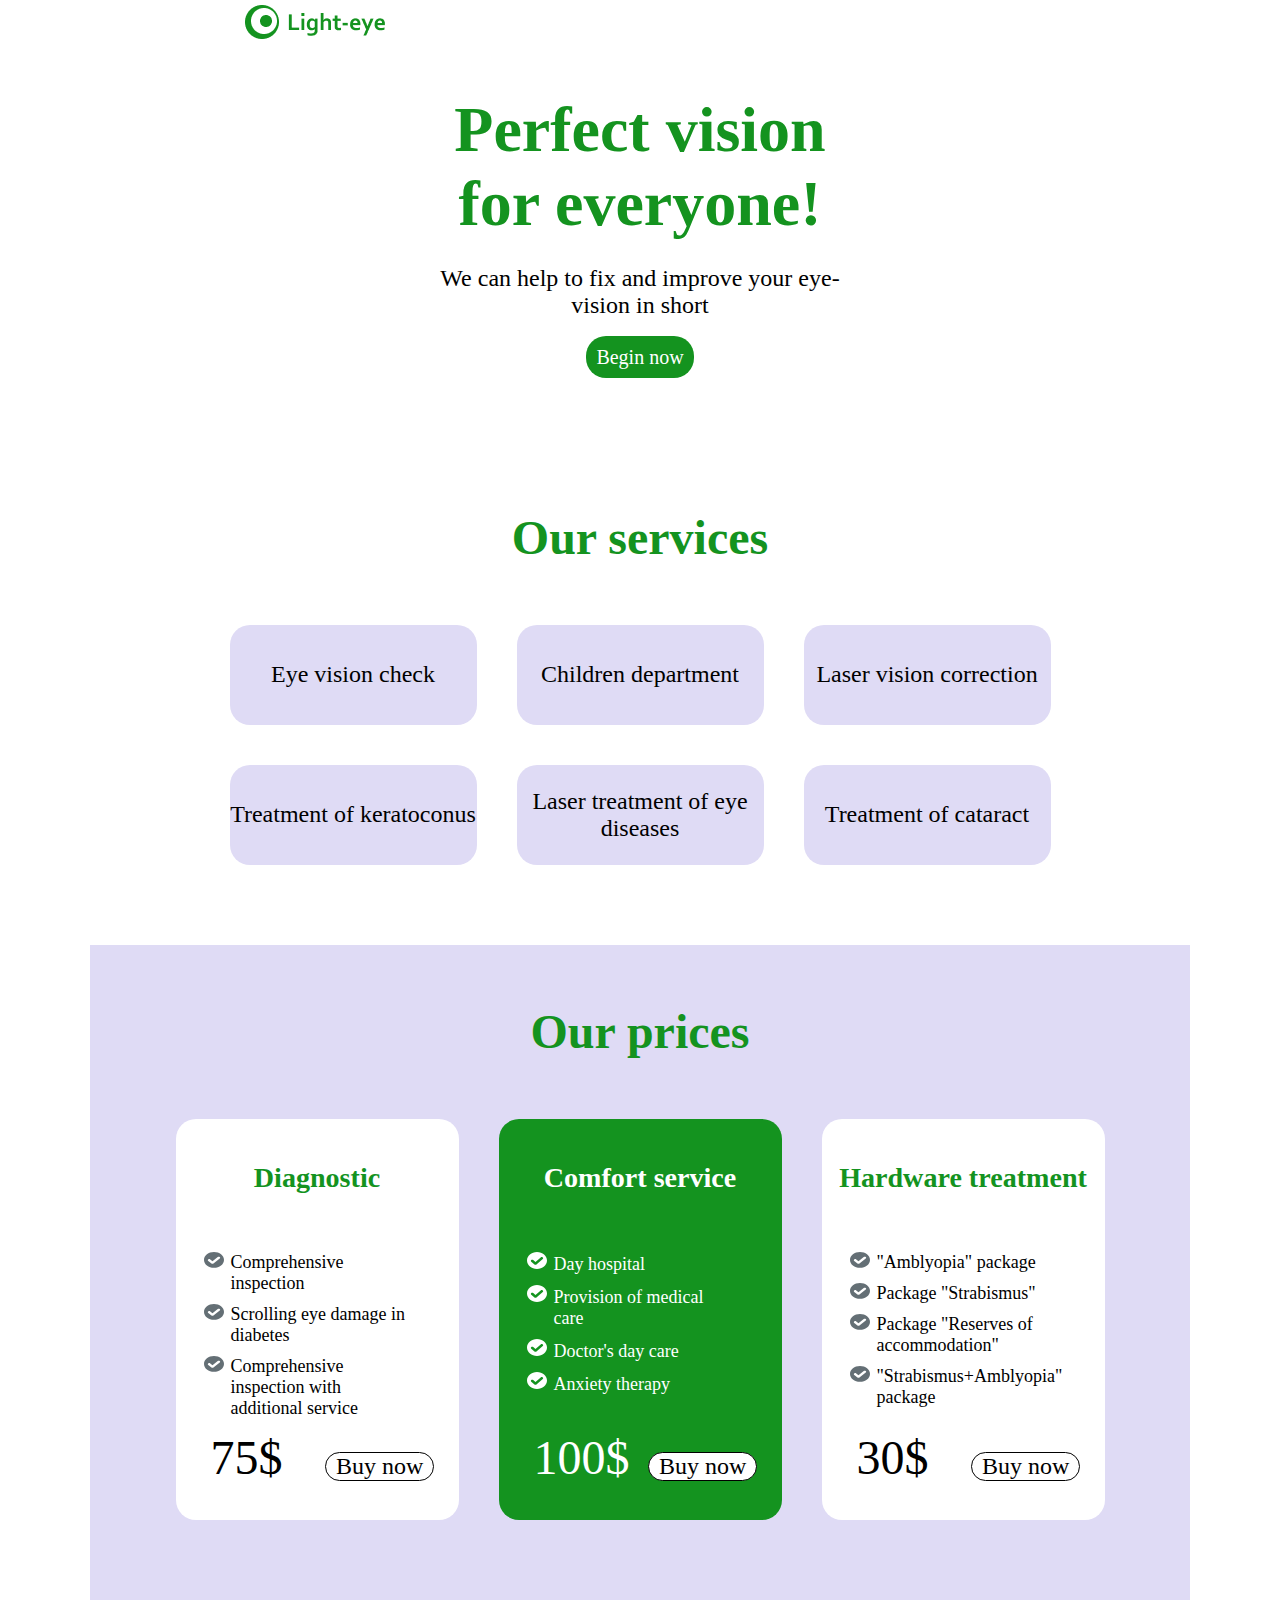
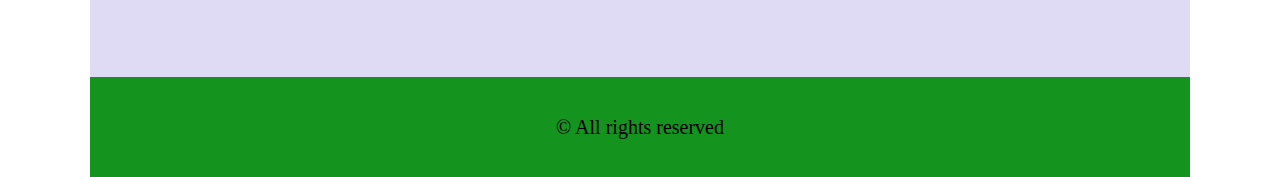
<file: page1/index.html>
<!DOCTYPE html>
<html lang="en">
<head>
    <meta charset="UTF-8">
    <meta http-equiv="X-UA-Compatible" content="IE=edge">
    <meta name="viewport" content="width=device-width, initial-scale=1.0">
    <link rel="stylesheet" href="index.css">
    <title>Light-eye</title>
</head>
<body>
    <header>
        <img alt="logo" src="Logo.png">
    </header>
    <main>
        <section class="top">
            <h1>Perfect vision for everyone!</h1>
            <p>We can help to fix and improve your eye-vision in short</p>
            <a href="#" title="Choose the right course for you">Begin now</a>
        </section>

        <section class="service">
            <h2>Our services</h2>
            <ul>
                <li>Eye vision check</li>
                <li>Children department</li>
                <li>Laser vision correction</li>
                <li>Treatment of keratoconus</li>
                <li>Laser treatment of eye diseases</li>
                <li>Treatment of cataract</li>
            </ul>
        </section>

        <section class="price">
            <h2>Our prices</h2>
            <div class="price-blocks">
                <div class="treatment">
                    <h3>Diagnostic</h3>
                    <ul>
                        <li>Comprehensive inspection</li>
                        <li>Scrolling eye damage in diabetes</li>
                        <li>Comprehensive inspection with additional service</li>
                    </ul>
                    <span class="inblock-price">75$</span>
                    <a href="#">Buy now</a>
                </div>
    
                <div class="treatment treatment-active">
                    <h3>Comfort service</h3>
                    <ul>
                        <li>Day hospital</li>
                        <li>Provision of medical care</li>
                        <li>Doctor's day care</li>
                        <li>Anxiety therapy</li>
                    </ul>
                    <span class="inblock-price">100$</span>
                    <a href="#">Buy now</a>
                </div>
    
                <div class="treatment">
                    <h3>Hardware treatment</h3>
                    <ul>
                        <li>"Amblyopia" package</li>
                        <li>Package "Strabismus"</li>
                        <li>Package "Reserves of accommodation"</li>
                        <li>"Strabismus+Amblyopia" package</li>
                    </ul>
                    <span class="inblock-price">30$</span>
                    <a href="#">Buy now</a>
                </div>
            </div>
        </section>

        <footer>
            <small>© All rights reserved</small>
        </footer>
    </main>
</body>
</html>
</file>
<file: page1/index.css>
body {
    font-family: corbel;
    font-size: 24px;
    width: 1100px;
    margin: auto;
}

h1 {
    font-size: 64px;
    color: #14931F;
    margin-bottom: 20px;
}

h2,h3{
    color: #14931F;
    text-align: center;
}

.inblock-price,h2 {
    font-size: 48px;
    }

.price li {
    font-size: 18px;
}

header img {
    display: inline-block;
    margin-left: 150px;
}

.top {
    display: block;
    margin: auto;
    width: 400px;
    text-align: center;
    padding-bottom: 100px;
}

.top a {
    background-color: #14931F;
    border-radius: 20px;
    text-align: center;
    font-size: 20px;
    padding: 10px;
    color: white;
    text-decoration: none;
}

.service ul {
    display: flex;
    width: 900px;
    height: 260px;
    flex-wrap: wrap;
    justify-content: center;
    margin-left: 100px;
    padding: 0;
}

.service li {
    display: flex;
    background-color: #DFDBF5;
    margin: 20px;
    width: 247px;
    height: 100px;
    justify-content: center;
    align-items: center;
    border-radius: 20px;
    text-align: center;
}

.price {
    width: 100%;
    height: fit-content;
    background-color:#DFDBF5;
    padding-top: 20px;
    margin-top: 80px;
}

.price-blocks {
    display: flex;
    width: 1100px;
    justify-content: center;
}

.treatment {
    background-color: #FFFFFF;
    width: 23%;
    margin: 20px 20px 157px 20px;
    border-radius: 20px;
    padding: 15px;
}

.treatment-active {
    background-color: #14931F;
    color: white;
}

.treatment-active h3 {
    color: white;
}

.price-blocks ul {
    list-style-image: url("icon1.svg");
    width: 70%;
    height: 134px;
}

.treatment-active ul {
    list-style-image: url("icon2.svg");
}

.treatment-active a {
    background-color: white;
}

.price-blocks li {
    margin-bottom: 10px;
}

.price-blocks h3 {
    display: inline-block;
    width: 100%;
    height: 38px;
}

.inblock-price {
    display: inline-block;
    width: 35%;
    margin: 20px;
}
.price-blocks a {
    display: inline-block;
    border: 1px solid black;
    border-radius: 20px;
    padding: 0 10px;
    text-decoration: none;
    color: black;
}
.price-blocks a:hover{
    background-color: #14931F;
}

footer {
    background-color: #14931F;
}

small {
    display: block;
    text-align: center;
    line-height: 100px;
}
</file>
